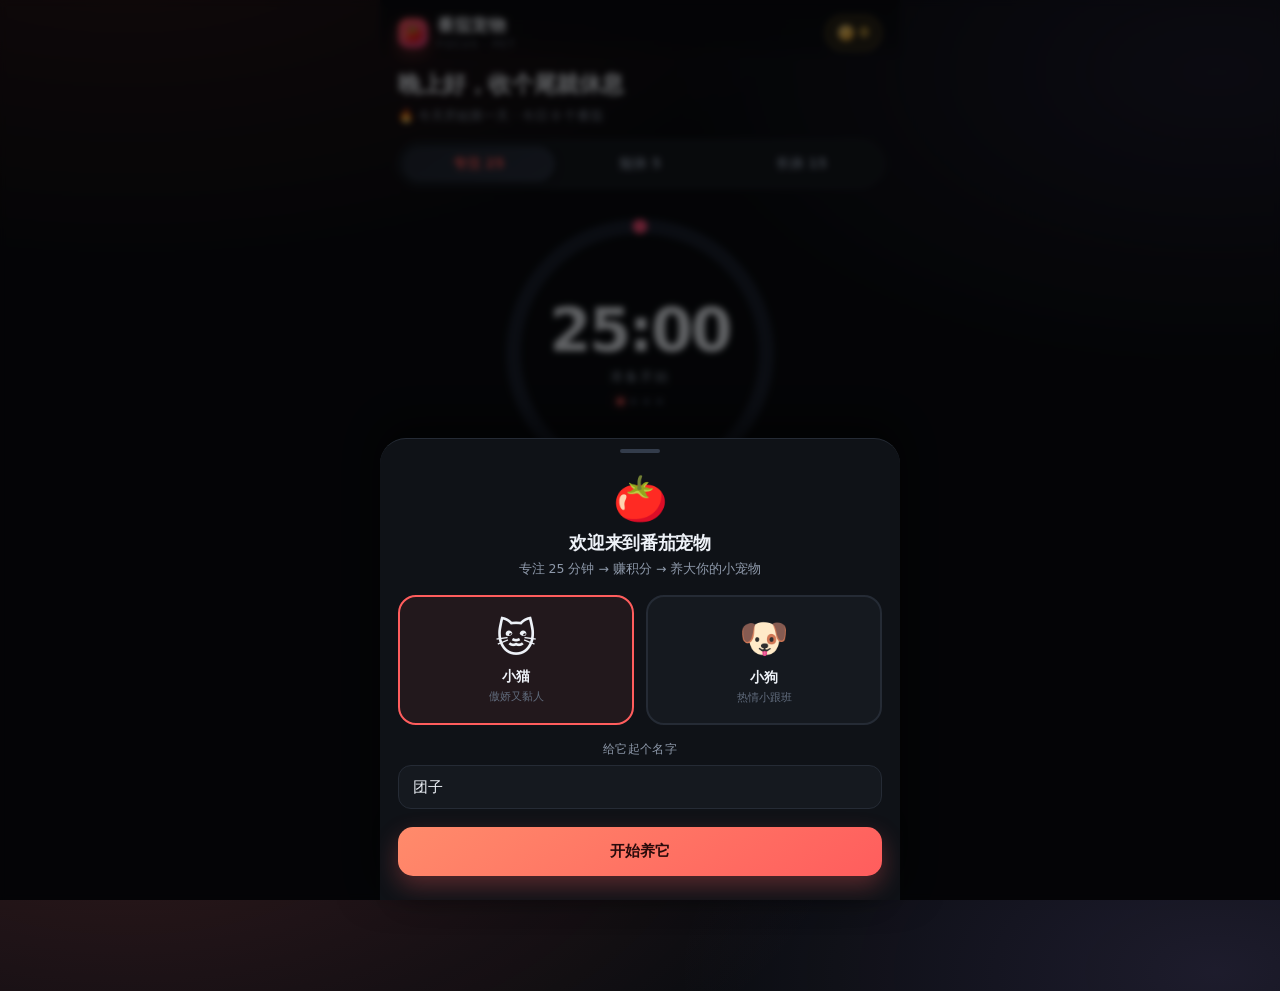
<file: index.html>
<!doctype html>
<html lang="zh-CN">
<head>
<meta charset="utf-8">
<meta name="viewport" content="width=device-width,initial-scale=1,maximum-scale=1,viewport-fit=cover">
<meta name="theme-color" content="#0a0c10">
<meta name="apple-mobile-web-app-capable" content="yes">
<meta name="apple-mobile-web-app-status-bar-style" content="black-translucent">
<meta name="apple-mobile-web-app-title" content="番茄宠物">
<meta name="description" content="番茄钟 + 积分 + 虚拟宠物养成的专注激励 App">
<title>番茄宠物 · FocusPet</title>
<link rel="manifest" href="manifest.webmanifest">
<link rel="apple-touch-icon" href="icons/icon-192.png">
<link rel="icon" href="icons/icon-192.png">
<link rel="stylesheet" href="styles.css">
</head>
<body>
<div id="app">

  <!-- ===== 顶栏 ===== -->
  <header class="topbar">
    <div class="brand">
      <span class="logo">🍅</span>
      <span>番茄宠物<small>FOCUS · PET</small></span>
    </div>
    <div class="pill" id="pointsPill"><span class="coin"></span><span id="pointsNum">0</span></div>
  </header>

  <main>
    <!-- ================= 专注 ================= -->
    <section class="view active" id="view-focus">
      <div class="hi">
        <h1 id="greet">专注一点，它就长大一点</h1>
        <p id="streakLine">🔥 连续 0 天 · 今日 0 个番茄</p>
      </div>

      <div class="chips" id="modeChips">
        <button class="chip on" data-mode="focus">专注 25</button>
        <button class="chip" data-mode="short">短休 5</button>
        <button class="chip" data-mode="long">长休 15</button>
      </div>

      <div class="dial-wrap">
        <svg class="dial" viewBox="0 0 220 220">
          <defs>
            <linearGradient id="gFocus" x1="0" y1="0" x2="1" y2="1">
              <stop offset="0%" stop-color="#ff8b6b"/><stop offset="100%" stop-color="#ff3d7f"/>
            </linearGradient>
            <linearGradient id="gBreak" x1="0" y1="0" x2="1" y2="1">
              <stop offset="0%" stop-color="#3ddc97"/><stop offset="100%" stop-color="#2bb7ff"/>
            </linearGradient>
          </defs>
          <circle class="track" cx="110" cy="110" r="96"/>
          <circle class="prog" id="dialProg" cx="110" cy="110" r="96"
                  stroke="url(#gFocus)" stroke-dasharray="603.2" stroke-dashoffset="0"/>
        </svg>
        <div class="dial-center">
          <div>
            <div class="time" id="timeText">25:00</div>
            <div class="state-txt" id="stateText">准备开始</div>
            <div class="round-dots" id="roundDots"></div>
          </div>
        </div>
      </div>

      <div class="controls">
        <button class="btn-ico" id="btnReset" title="重置">
          <svg viewBox="0 0 24 24" fill="none" stroke="currentColor" stroke-width="2" stroke-linecap="round">
            <path d="M3 12a9 9 0 1 0 3-6.7"/><path d="M3 4v5h5"/></svg>
        </button>
        <button class="btn-main" id="btnMain">开始专注</button>
        <button class="btn-ico" id="btnSkip" title="跳过">
          <svg viewBox="0 0 24 24" fill="none" stroke="currentColor" stroke-width="2" stroke-linecap="round" stroke-linejoin="round">
            <path d="M5 4l10 8-10 8z"/><path d="M19 5v14"/></svg>
        </button>
      </div>

      <div class="today-strip">
        <div class="item"><div class="n" id="todayPomo">0</div><div class="l">今日番茄</div></div>
        <div class="item"><div class="n" id="todayMin">0<small style="font-size:11px;color:#616c7d"> 分</small></div><div class="l">专注时长</div></div>
        <div class="item"><div class="n" id="todayPts">+0</div><div class="l">今日积分</div></div>
      </div>

      <h3 class="sec">当前任务 <a id="jumpTasks">全部任务 ›</a></h3>
      <button class="task-pick" id="taskPick">
        <span class="dot" id="pickDot"></span>
        <span class="grow">
          <span class="k">正在专注</span>
          <span class="v" id="pickTitle">未选择任务（自由专注）</span>
        </span>
        <span style="color:#616c7d">›</span>
      </button>

      <h3 class="sec">今日目标 <span class="tiny muted" id="goalTxt">0 / 8</span></h3>
      <div class="card">
        <div class="bar" style="height:9px"><i id="goalBar" style="width:0%;background:linear-gradient(90deg,#ff8b6b,#ff3d7f)"></i></div>
        <div class="between" style="margin-top:12px">
          <span class="tiny muted">达成目标额外奖励 +20 分</span>
          <button class="use-btn" id="btnGoal">调整目标</button>
        </div>
      </div>
    </section>

    <!-- ================= 任务 ================= -->
    <section class="view" id="view-tasks">
      <div class="hi">
        <h1>时间任务</h1>
        <p>给每件事设定时长，完成后拿积分奖励</p>
      </div>
      <div class="quick-add">
        <input id="quickInput" placeholder="要专注做什么？" maxlength="60">
        <button id="quickBtn">+</button>
      </div>
      <div class="filters" id="taskFilters">
        <button class="on" data-f="active">进行中</button>
        <button data-f="done">已完成</button>
        <button data-f="all">全部</button>
      </div>
      <div id="taskList"></div>
    </section>

    <!-- ================= 宠物 ================= -->
    <section class="view" id="view-pet">
      <div class="hi">
        <h1>我的小宠物</h1>
        <p>专注赚积分 → 买吃的穿的 → 它会越来越黏你</p>
      </div>

      <div class="pet-room" id="petRoom">
        <div class="pet-sky" id="petSky"></div>
        <div class="pet-head">
          <div>
            <div class="pet-name" id="petName">团子 <span class="lv" id="petLv">Lv.1</span></div>
            <div class="pet-stage" id="petStageTxt">幼崽期</div>
          </div>
          <div class="pet-stage-wrap">
            <div class="tiny muted">亲密度</div>
            <div class="pet-stage-bar"><i id="bondBar" style="width:0%"></i></div>
            <div class="tiny" style="color:#616c7d;margin-top:4px" id="bondTxt">0 / 100</div>
          </div>
        </div>

        <div class="stage" id="petStage">
          <div class="pet-shadow"></div>
          <div id="petBox"></div>
        </div>

        <div class="stats">
          <div class="stat">
            <div class="lab"><span>🍗 饱食度</span><b id="vHunger">0</b></div>
            <div class="bar"><i data-k="hunger" id="bHunger" style="width:0%"></i></div>
          </div>
          <div class="stat">
            <div class="lab"><span>💗 心情</span><b id="vMood">0</b></div>
            <div class="bar"><i data-k="mood" id="bMood" style="width:0%"></i></div>
          </div>
          <div class="stat">
            <div class="lab"><span>⚡ 精力</span><b id="vEnergy">0</b></div>
            <div class="bar"><i data-k="energy" id="bEnergy" style="width:0%"></i></div>
          </div>
          <div class="stat">
            <div class="lab"><span>🫧 清洁</span><b id="vClean">0</b></div>
            <div class="bar"><i data-k="clean" id="bClean" style="width:0%"></i></div>
          </div>
        </div>

        <div class="actions">
          <button data-act="feed"><span class="ic">🍖</span>喂食</button>
          <button data-act="play"><span class="ic">🎾</span>玩耍</button>
          <button data-act="pet"><span class="ic">🫶</span>抚摸</button>
          <button data-act="bath"><span class="ic">🛁</span>洗澡</button>
        </div>
      </div>

      <h3 class="sec">衣柜 · 穿戴中 <a id="jumpShop">去商店 ›</a></h3>
      <div class="card" id="wearing"></div>

      <h3 class="sec">它的小档案</h3>
      <div class="card">
        <div class="between" style="padding:4px 0"><span class="muted tiny">陪伴天数</span><b id="fDays">1 天</b></div>
        <div class="between" style="padding:4px 0"><span class="muted tiny">累计投喂</span><b id="fFed">0 次</b></div>
        <div class="between" style="padding:4px 0"><span class="muted tiny">一起专注</span><b id="fFocus">0 个番茄</b></div>
        <div class="between" style="padding:4px 0"><span class="muted tiny">它最喜欢</span><b id="fLike">—</b></div>
      </div>
    </section>

    <!-- ================= 商店 ================= -->
    <section class="view" id="view-shop">
      <div class="hi">
        <h1>宠物商店</h1>
        <p>用专注赚来的积分，换它开心的样子</p>
      </div>
      <div class="wallet">
        <div class="grow">
          <div class="lbl">我的积分</div>
          <div class="big" id="shopPoints">0</div>
        </div>
        <div style="text-align:right">
          <div class="lbl">今日已赚</div>
          <div style="font-weight:700;color:var(--mint)" id="shopTodayIncome">+0</div>
        </div>
      </div>
      <div class="shop-tabs" id="shopTabs">
        <button class="on" data-cat="food">🍖 食物</button>
        <button data-cat="toy">🎾 玩具</button>
        <button data-cat="wear">🎀 服饰</button>
        <button data-cat="bag">🎒 背包</button>
      </div>
      <div id="shopBody"></div>
    </section>

    <!-- ================= 我的 ================= -->
    <section class="view" id="view-me">
      <div class="hi">
        <h1>我的</h1>
        <p>数据都在本机，不上传任何服务器</p>
      </div>

      <div class="card">
        <div class="between">
          <div class="row">
            <div style="width:44px;height:44px;border-radius:14px;background:linear-gradient(145deg,#ff8b6b,#ff3d7f);display:grid;place-items:center;font-size:22px">🍅</div>
            <div>
              <div style="font-weight:700" id="meLvTxt">专注学徒 · Lv.1</div>
              <div class="tiny muted" id="meLvSub">累计专注 0 分钟</div>
            </div>
          </div>
          <div class="tiny" style="color:var(--gold);font-weight:700" id="meSignState">已签到</div>
        </div>
        <div class="lvl-wrap">
          <div class="between tiny muted"><span>距离下一级</span><span id="meLvNeed">还需 60 分钟</span></div>
          <div class="lvl-bar"><i id="meLvBar" style="width:0%"></i></div>
        </div>
        <button class="btn primary" id="btnSign" style="margin-top:16px;width:100%">每日签到 +10</button>
      </div>

      <h3 class="sec">数据总览</h3>
      <div class="stat-grid">
        <div class="stat-card acc"><div class="n" id="sTotalPomo">0</div><div class="l">累计番茄</div></div>
        <div class="stat-card"><div class="n" id="sTotalMin">0<small>分</small></div><div class="l">累计专注</div></div>
        <div class="stat-card"><div class="n" id="sStreak">0<small>天</small></div><div class="l">最长连续</div></div>
        <div class="stat-card"><div class="n" id="sTasks">0</div><div class="l">完成任务</div></div>
      </div>

      <h3 class="sec">最近记录</h3>
      <div class="card" id="logList"></div>

      <h3 class="sec">设置</h3>
      <div class="list">
        <button class="li" id="setDur"><span class="ic">⏱</span><span class="tx">时长设置<small id="durSub">专注 25 · 短休 5 · 长休 15</small></span><span class="ar">›</span></button>
        <div class="li"><span class="ic">🔔</span><span class="tx">声音提醒<small>结束时的提示音</small></span><div class="switch on" id="swSound"><i></i></div></div>
        <div class="li"><span class="ic">📳</span><span class="tx">震动反馈<small>手机支持时生效</small></span><div class="switch on" id="swVibrate"><i></i></div></div>
        <button class="li" id="setPet"><span class="ic">🐾</span><span class="tx">宠物设置<small id="petSub">团子 · 小猫</small></span><span class="ar">›</span></button>
        <button class="li" id="btnExport"><span class="ic">📤</span><span class="tx">导出备份<small>保存为 JSON 文件</small></span><span class="ar">›</span></button>
        <button class="li" id="btnImport"><span class="ic">📥</span><span class="tx">导入备份<small>从 JSON 恢复</small></span><span class="ar">›</span></button>
        <button class="li" id="btnReset"><span class="ic">♻️</span><span class="tx" style="color:#ff6b6b">清空所有数据<small>不可恢复</small></span><span class="ar">›</span></button>
      </div>
      <p class="tiny" style="text-align:center;color:#4d5665;margin:22px 0 8px">番茄宠物 v1.0 · 本地离线运行</p>
    </section>
  </main>

  <!-- ===== 底栏 ===== -->
  <nav class="tabbar" id="tabbar">
    <button class="tab on" data-v="focus">
      <svg viewBox="0 0 24 24" fill="none" stroke="currentColor" stroke-width="1.9" stroke-linecap="round">
        <circle cx="12" cy="13" r="8.5"/><path d="M12 9.5V13l2.5 1.6"/><path d="M9 2.5h6"/></svg>
      <span>专注</span>
    </button>
    <button class="tab" data-v="tasks">
      <svg viewBox="0 0 24 24" fill="none" stroke="currentColor" stroke-width="1.9" stroke-linecap="round" stroke-linejoin="round">
        <path d="M4 6h11M4 12h11M4 18h7"/><path d="M17.5 15.5l1.8 1.8 3-3.3"/></svg>
      <span>任务</span>
    </button>
    <button class="tab" data-v="pet">
      <svg viewBox="0 0 24 24" fill="none" stroke="currentColor" stroke-width="1.9" stroke-linecap="round" stroke-linejoin="round">
        <path d="M4.5 10.5c0-2 1.2-5 3-5s2.5 2.2 2.5 4"/><path d="M19.5 10.5c0-2-1.2-5-3-5s-2.5 2.2-2.5 4"/>
        <path d="M12 9c3.3 0 6 2.7 6 6 0 2.4-1.6 4-4 4-1 0-1.4-.3-2-.3s-1 .3-2 .3c-2.4 0-4-1.6-4-4 0-3.3 2.7-6 6-6z"/></svg>
      <span>宠物</span>
    </button>
    <button class="tab" data-v="shop">
      <svg viewBox="0 0 24 24" fill="none" stroke="currentColor" stroke-width="1.9" stroke-linecap="round" stroke-linejoin="round">
        <path d="M4 8h16l-1.4 11.2a2 2 0 0 1-2 1.8H7.4a2 2 0 0 1-2-1.8z"/><path d="M9 8V6a3 3 0 0 1 6 0v2"/></svg>
      <span>商店</span>
    </button>
    <button class="tab" data-v="me">
      <svg viewBox="0 0 24 24" fill="none" stroke="currentColor" stroke-width="1.9" stroke-linecap="round">
        <circle cx="12" cy="8" r="3.6"/><path d="M4.5 20c.6-3.6 3.7-5.6 7.5-5.6s6.9 2 7.5 5.6"/></svg>
      <span>我的</span>
    </button>
  </nav>
</div>

<!-- 弹层 -->
<div class="mask" id="mask">
  <div class="sheet" id="sheet">
    <div class="grab"></div>
    <div id="sheetBody"></div>
  </div>
</div>

<div id="toast"></div>
<input type="file" id="fileIn" accept="application/json,.json" style="display:none">

<script src="pet.js"></script>
<script src="app.js"></script>
</body>
</html>
</file>
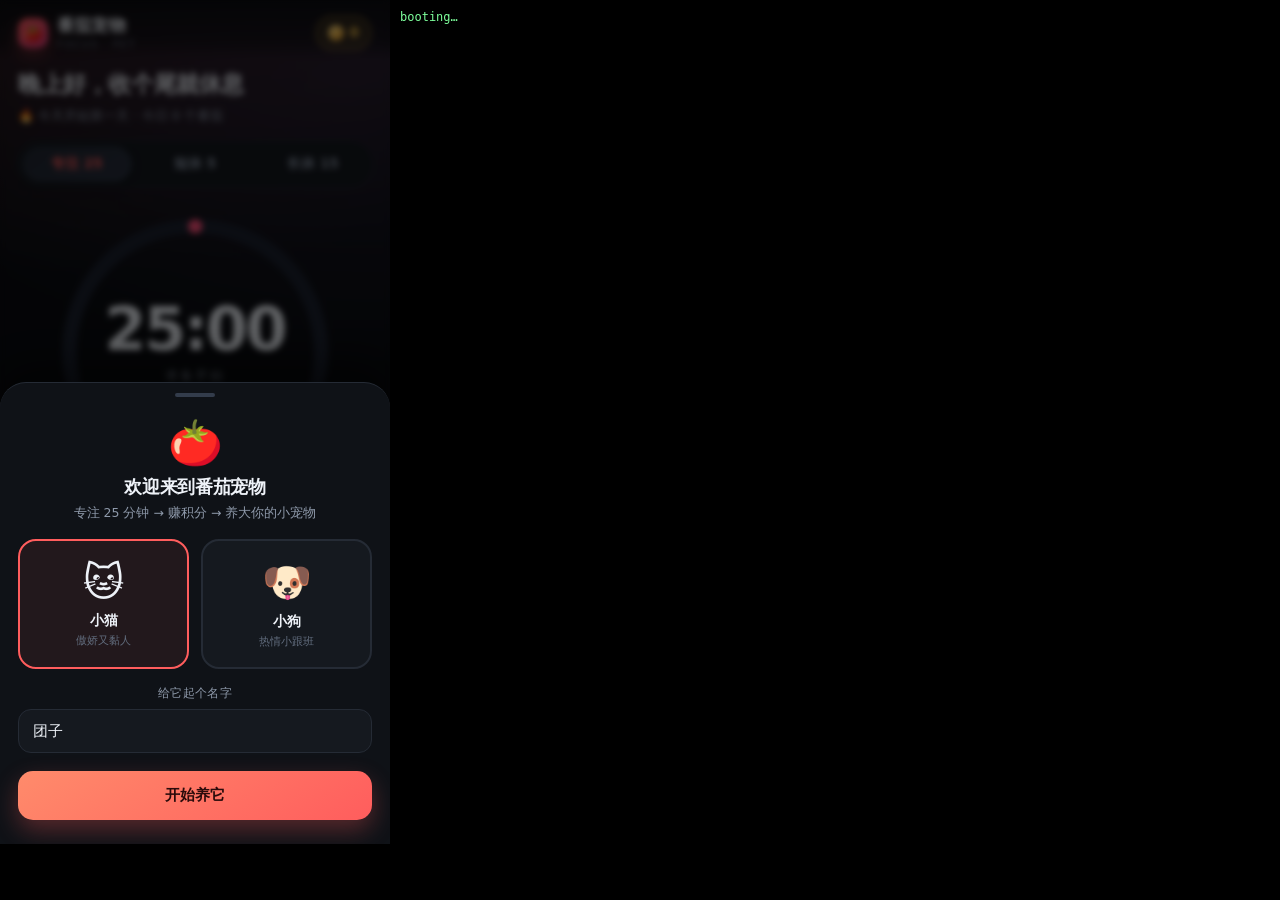
<file: tools/_probe.html>
<!DOCTYPE html>
<html><head><meta charset="utf-8"><title>PROBE</title>
<style>
  html,body{margin:0;background:#000;font:12px/1.5 ui-monospace,Consolas,monospace;color:#7dff9b}
  #f{width:390px;height:844px;border:0;display:block;background:#000}
  #info{position:fixed;left:400px;top:8px;width:380px;white-space:pre-wrap}
</style>
</head><body>
<iframe id="f" src="../index.html"></iframe>
<div id="info">booting…</div>
<script>
const q = new URLSearchParams(location.search);
const act = q.get('act') || 'none';
const f = document.getElementById('f');
const info = document.getElementById('info');

function overflowReport(d, vw) {
  const out = [];
  d.querySelectorAll('*').forEach(el => {
    const r = el.getBoundingClientRect();
    if (r.width > 0 && (r.right > vw + 0.5 || r.left < -0.5)) {
      const cls = (typeof el.className === 'string' ? el.className : '').split(' ').filter(Boolean).slice(0, 2).join('.');
      out.push(el.tagName.toLowerCase() + (cls ? '.' + cls : '') + ' [' + Math.round(r.left) + '→' + Math.round(r.right) + ' w' + Math.round(r.width) + ']');
    }
  });
  return out;
}

f.addEventListener('load', () => setTimeout(() => {
  const d = f.contentDocument, w = f.contentWindow;
  try {
    if (q.get('anim') === '0') {
      const st = d.createElement('style');
      st.textContent = '*{animation:none!important;transition:none!important}';
      d.head.appendChild(st);
    }
    if (act === 'reset') { w.localStorage.clear(); w.location.reload(); return; }
    if (act === 'done' || act === 'focus') {
      const b = d.querySelector('#obDone');
      if (b) b.click();
    }
    if (act === 'focus') {
      setTimeout(() => {
        const t = d.querySelector('.tab[data-v="focus"]');
        if (t) t.click();
      }, 400);
    }
    const tab = q.get('tab');
    if (tab) {
      setTimeout(() => {
        const t = d.querySelector('.tab[data-v="' + tab + '"]');
        if (t) t.click();
      }, 300);
    }
    const act2 = q.get('do');
    if (act2) {
      setTimeout(() => {
        const el = d.querySelector(act2);
        if (el) el.click();
      }, 600);
    }
  } catch (e) {
    info.textContent = 'act ERR ' + e.message;
  }
  setTimeout(() => {
    const vw = w.innerWidth;
    const rows = overflowReport(d, vw);
    const st = w.__dbg ? w.__dbg() : '';
    info.textContent =
      'act=' + act +
      '\niframe vw=' + vw + ' scrollW=' + d.documentElement.scrollWidth +
      '\noverflow=' + rows.length + (rows.length ? '\n  ' + rows.slice(0, 10).join('\n  ') : '') +
      (st ? '\n' + st : '') +
      '\nview: ' + ([...d.querySelectorAll('.view')].find(v => v.offsetParent !== null) || {}).id;
  }, 1400);
}, 700));
</script>
</body></html>
</file>
<file: styles.css>
/* ============ 番茄宠物 FocusPet — 设计系统 ============ */
:root{
  --bg:#0a0c10;
  --bg2:#0f1217;
  --card:#15191f;
  --card2:#1b2028;
  --card3:#222833;
  --line:#252b35;
  --text:#eef2f8;
  --dim:#8e99aa;
  --dim2:#616c7d;
  --tomato:#ff5d5d;
  --tomato2:#ff8b6b;
  --mint:#3ddc97;
  --gold:#ffc84a;
  --violet:#a78bfa;
  --blue:#5ab6ff;
  --pink:#ff8fb1;
  --r-lg:22px;
  --r-md:16px;
  --r-sm:12px;
  --shadow:0 10px 30px rgba(0,0,0,.45);
  --safe-b:env(safe-area-inset-bottom,0px);
  --safe-t:env(safe-area-inset-top,0px);
}
*{box-sizing:border-box;-webkit-tap-highlight-color:transparent}
html,body{margin:0;padding:0;height:100%}
body{
  -webkit-user-select:none;user-select:none;-webkit-touch-callout:none;
  background:
    radial-gradient(1200px 600px at 10% -10%, rgba(255,93,93,.14), transparent 60%),
    radial-gradient(900px 500px at 95% 8%, rgba(167,139,250,.12), transparent 60%),
    var(--bg);
  color:var(--text);
  font-family:-apple-system,BlinkMacSystemFont,"SF Pro SC","PingFang SC","HarmonyOS Sans SC","Noto Sans SC","Microsoft Yahei",system-ui,sans-serif;
  font-size:15px;line-height:1.45;
  overscroll-behavior-y:none;
  -webkit-font-smoothing:antialiased;
}
button,input,select,textarea{font-family:inherit;font-size:inherit;color:inherit}
button{border:0;background:none;cursor:pointer;padding:0}
::selection{background:rgba(255,93,93,.35)}

#app{
  max-width:520px;margin:0 auto;min-height:100%;
  display:flex;flex-direction:column;
  padding-top:var(--safe-t);
  position:relative;
}

/* ---------- 顶栏 ---------- */
.topbar{
  display:flex;align-items:center;justify-content:space-between;
  padding:14px 18px 6px;gap:10px;position:sticky;top:0;z-index:20;
  backdrop-filter:blur(14px);
  background:linear-gradient(180deg,rgba(10,12,16,.92),rgba(10,12,16,.55) 70%,transparent);
}
.brand{display:flex;align-items:center;gap:9px;font-weight:700;font-size:16.5px;letter-spacing:.2px}
.brand .logo{
  width:30px;height:30px;border-radius:10px;display:grid;place-items:center;
  background:linear-gradient(145deg,var(--tomato),#e03b7a);
  box-shadow:0 6px 16px rgba(255,93,93,.35);font-size:16px;
}
.brand small{display:block;font-size:10px;color:var(--dim2);font-weight:500;letter-spacing:1.5px}
.pill{
  display:inline-flex;align-items:center;gap:6px;
  padding:7px 12px;border-radius:999px;
  background:rgba(255,200,74,.12);border:1px solid rgba(255,200,74,.28);
  color:var(--gold);font-weight:700;font-size:13.5px;font-variant-numeric:tabular-nums;
}
.pill .coin{width:16px;height:16px;border-radius:50%;background:linear-gradient(145deg,#ffe08a,#f5a623);
  box-shadow:inset 0 -1px 2px rgba(0,0,0,.3);display:inline-block}

/* ---------- 主区 ---------- */
main{flex:1;padding:4px 16px calc(96px + var(--safe-b));}
.view{display:none;animation:fade .28s ease}
.view.active{display:block}
@keyframes fade{from{opacity:0;transform:translateY(8px)}to{opacity:1;transform:none}}

.card{
  background:linear-gradient(180deg,rgba(255,255,255,.035),rgba(255,255,255,0)) ,var(--card);
  border:1px solid var(--line);border-radius:var(--r-lg);padding:16px;
  box-shadow:0 8px 24px rgba(0,0,0,.28);
}
.card + .card{margin-top:12px}
.row{display:flex;align-items:center;gap:10px}
.between{display:flex;align-items:center;justify-content:space-between;gap:10px}
.grow{flex:1;min-width:0}
.muted{color:var(--dim)}
.tiny{font-size:12px}
.mono{font-variant-numeric:tabular-nums}
h3.sec{font-size:14px;margin:20px 4px 10px;color:var(--dim);font-weight:600;letter-spacing:.4px;
  display:flex;align-items:center;justify-content:space-between}
h3.sec a{color:var(--tomato);font-size:12.5px;font-weight:600;text-decoration:none}

/* ---------- 标题区 ---------- */
.hi{padding:6px 2px 14px}
.hi h1{margin:0;font-size:23px;letter-spacing:-.4px}
.hi p{margin:5px 0 0;color:var(--dim);font-size:13px}

/* ---------- 番茄钟 ---------- */
.chips{display:flex;gap:8px;background:var(--card);padding:5px;border-radius:999px;border:1px solid var(--line)}
.chip{
  flex:1;text-align:center;padding:9px 6px;border-radius:999px;font-size:13.5px;font-weight:600;
  color:var(--dim);transition:.2s;
}
.chip.on{background:linear-gradient(145deg,var(--card3),#2a3140);color:#fff;box-shadow:0 2px 10px rgba(0,0,0,.35)}
.chip.on[data-mode="focus"]{color:var(--tomato)}
.chip.on[data-mode="short"]{color:var(--mint)}
.chip.on[data-mode="long"]{color:var(--violet)}

.dial-wrap{position:relative;display:grid;place-items:center;margin:20px 0 8px}
.dial{width:min(74vw,290px);height:min(74vw,290px);transform:rotate(-90deg)}
.dial .track{fill:none;stroke:#1c2230;stroke-width:11}
.dial .prog{fill:none;stroke:url(#gFocus);stroke-width:11;stroke-linecap:round;
  transition:stroke-dashoffset .35s linear, stroke .3s}
.dial-center{position:absolute;inset:0;display:grid;place-items:center;text-align:center;pointer-events:none}
.time{font-size:min(17vw,60px);font-weight:700;letter-spacing:-2px;font-variant-numeric:tabular-nums;line-height:1}
.time small{font-size:.45em;letter-spacing:0;font-weight:600;color:var(--dim);margin-left:2px}
.state-txt{margin-top:8px;font-size:12.5px;color:var(--dim);letter-spacing:2px;text-transform:uppercase}
.round-dots{display:flex;gap:6px;justify-content:center;margin-top:12px}
.round-dots i{width:7px;height:7px;border-radius:50%;background:#2c3442;transition:.3s}
.round-dots i.on{background:var(--tomato);box-shadow:0 0 10px rgba(255,93,93,.7)}

.controls{display:flex;align-items:center;justify-content:center;gap:14px;margin:18px 0 6px}
.btn-main{
  min-width:150px;padding:16px 26px;border-radius:999px;font-weight:700;font-size:16px;
  background:linear-gradient(145deg,var(--tomato2),var(--tomato));
  color:#2a0b0b;box-shadow:0 12px 28px rgba(255,93,93,.35);
  transition:transform .12s ease, box-shadow .2s;
}
.btn-main:active{transform:scale(.96)}
.btn-main.ghost{background:var(--card2);color:var(--text);box-shadow:none;border:1px solid var(--line)}
.btn-ico{
  width:50px;height:50px;border-radius:50%;background:var(--card2);border:1px solid var(--line);
  display:grid;place-items:center;color:var(--dim);transition:.2s;
}
.btn-ico:active{transform:scale(.94);color:var(--text)}
.btn-ico svg{width:21px;height:21px}

.task-pick{
  display:flex;align-items:center;gap:10px;padding:13px 14px;border-radius:var(--r-md);
  background:var(--card);border:1px solid var(--line);width:100%;text-align:left;
}
.task-pick .k{font-size:11px;color:var(--dim2);letter-spacing:1px}
.task-pick .v{font-size:14px;font-weight:600;margin-top:2px;white-space:nowrap;overflow:hidden;text-overflow:ellipsis}
.task-pick .dot{width:8px;height:8px;border-radius:50%;background:var(--mint);flex:0 0 auto}

.today-strip{display:flex;gap:10px;margin-top:12px}
.today-strip .item{flex:1;background:var(--card);border:1px solid var(--line);border-radius:var(--r-md);padding:11px 12px}
.today-strip .n{font-size:19px;font-weight:700;letter-spacing:-.5px}
.today-strip .l{font-size:11px;color:var(--dim2);margin-top:1px}

/* ---------- 任务 ---------- */
.quick-add{display:flex;gap:9px;margin-bottom:14px}
.quick-add input{
  flex:1;padding:14px 16px;border-radius:var(--r-md);background:var(--card);border:1px solid var(--line);
  outline:none;font-size:14.5px;
}
.quick-add input:focus{border-color:rgba(255,93,93,.55);box-shadow:0 0 0 3px rgba(255,93,93,.1)}
.quick-add button{
  width:52px;border-radius:var(--r-md);background:linear-gradient(145deg,var(--tomato2),var(--tomato));
  color:#2a0b0b;font-weight:700;font-size:22px;box-shadow:0 8px 20px rgba(255,93,93,.28);
}
.filters{display:flex;gap:8px;margin:4px 0 12px}
.filters button{
  padding:7px 14px;border-radius:999px;font-size:13px;color:var(--dim);
  background:var(--card);border:1px solid var(--line);
}
.filters button.on{color:#fff;background:#252c38;border-color:#333c4b}

.task{
  display:flex;gap:12px;align-items:flex-start;padding:14px;border-radius:var(--r-md);
  background:var(--card);border:1px solid var(--line);margin-bottom:9px;transition:.2s;
}
.task.done{opacity:.5}
.task .check{
  width:23px;height:23px;border-radius:8px;border:2px solid #38414f;flex:0 0 auto;margin-top:1px;
  display:grid;place-items:center;transition:.2s;
}
.task.done .check{background:var(--mint);border-color:var(--mint)}
.task .check svg{width:13px;height:13px;color:#06281b;opacity:0}
.task.done .check svg{opacity:1}
.task .t{font-weight:600;font-size:14.5px;line-height:1.35;word-break:break-word}
.task.done .t{text-decoration:line-through}
.task .meta{display:flex;gap:8px;align-items:center;margin-top:6px;flex-wrap:wrap}
.tag{font-size:11px;padding:2px 8px;border-radius:6px;background:rgba(90,182,255,.13);color:var(--blue)}
.pomo-badge{font-size:11px;color:var(--dim);display:flex;align-items:center;gap:3px}
.task .play{
  width:34px;height:34px;border-radius:50%;background:var(--card2);border:1px solid var(--line);
  display:grid;place-items:center;color:var(--tomato);flex:0 0 auto;
}
.task .play svg{width:15px;height:15px}
.empty{text-align:center;padding:44px 16px;color:var(--dim2);font-size:13.5px}
.empty .em{font-size:36px;display:block;margin-bottom:10px;opacity:.6}

/* ---------- 宠物 ---------- */
.pet-room{
  position:relative;border-radius:26px;overflow:hidden;
  background:linear-gradient(180deg,#1a2236 0%,#171c28 55%,#141922 100%);
  border:1px solid var(--line);padding:14px;
  min-height:340px;display:flex;flex-direction:column;
}
.pet-room::after{
  content:"";position:absolute;left:0;right:0;bottom:0;height:38%;
  background:linear-gradient(180deg,rgba(120,160,255,.05),rgba(90,140,255,.10));
  border-top:1px solid rgba(255,255,255,.05);
}
.pet-sky{position:absolute;inset:0;overflow:hidden;pointer-events:none}
.star{position:absolute;background:#fff;border-radius:50%;opacity:.5;animation:tw 3s infinite alternate}
@keyframes tw{from{opacity:.15;transform:scale(.8)}to{opacity:.85;transform:scale(1.1)}}
.pet-head{position:relative;z-index:2;display:flex;justify-content:space-between;align-items:flex-start}
.pet-name{font-size:16px;font-weight:700;display:flex;align-items:center;gap:7px}
.pet-name .lv{font-size:10.5px;padding:2px 7px;border-radius:6px;background:rgba(167,139,250,.18);color:var(--violet);font-weight:700}
.pet-stage{font-size:11.5px;color:var(--dim2);margin-top:2px}
.pet-stage-bar{width:70px;height:5px;border-radius:99px;background:#222a38;margin-top:6px;overflow:hidden}
.pet-stage-bar i{display:block;height:100%;background:linear-gradient(90deg,var(--violet),var(--pink));border-radius:99px}
.pet-stage-wrap{text-align:right}

.stage{position:relative;z-index:2;flex:1;display:grid;place-items:center;padding:6px 0 2px;cursor:pointer;min-height:210px}
#petSvg{width:min(58vw,220px);height:auto;filter:drop-shadow(0 18px 22px rgba(0,0,0,.45))}
.pet-shadow{position:absolute;bottom:22px;width:56%;height:16px;border-radius:50%;
  background:radial-gradient(closest-side,rgba(0,0,0,.42),transparent 80%)}

.pet-float{position:absolute;pointer-events:none;font-size:20px;animation:floatUp 1.5s ease-out forwards;z-index:5}
@keyframes floatUp{0%{opacity:0;transform:translateY(0) scale(.7)}25%{opacity:1}100%{opacity:0;transform:translateY(-58px) scale(1.15)}}

.stats{display:grid;grid-template-columns:1fr 1fr;gap:8px 14px;margin-top:12px;position:relative;z-index:2}
.stat .lab{display:flex;justify-content:space-between;font-size:11.5px;color:var(--dim);margin-bottom:5px}
.stat .lab b{font-weight:600;color:#cfd7e4;font-variant-numeric:tabular-nums}
.bar{height:6px;border-radius:99px;background:#202836;overflow:hidden}
.bar i{display:block;height:100%;border-radius:99px;transition:width .5s ease}
.bar i[data-k="hunger"]{background:linear-gradient(90deg,#ffb347,#ff8b3d)}
.bar i[data-k="mood"]{background:linear-gradient(90deg,#ff8fb1,#ff5d95)}
.bar i[data-k="energy"]{background:linear-gradient(90deg,#5ab6ff,#3d7dff)}
.bar i[data-k="clean"]{background:linear-gradient(90deg,#3ddc97,#23b87a)}

.actions{display:flex;gap:8px;margin-top:14px;position:relative;z-index:2}
.actions button{
  flex:1;padding:11px 4px;border-radius:14px;background:rgba(255,255,255,.05);
  border:1px solid rgba(255,255,255,.08);display:flex;flex-direction:column;align-items:center;gap:4px;
  font-size:11px;color:#c9d3e1;transition:.15s;
}
.actions button:active{transform:scale(.95);background:rgba(255,255,255,.1)}
.actions .ic{font-size:17px;line-height:1}

/* 心情气泡 */
.bubble{
  position:absolute;top:52px;right:16px;z-index:4;max-width:170px;
  background:rgba(255,255,255,.94);color:#20242b;padding:9px 12px;border-radius:14px 14px 14px 4px;
  font-size:12.5px;font-weight:600;line-height:1.35;box-shadow:0 8px 20px rgba(0,0,0,.3);
  animation:pop .3s ease;
}
@keyframes pop{from{opacity:0;transform:scale(.85) translateY(4px)}to{opacity:1;transform:none}}
.bubble::after{content:"";position:absolute;left:-6px;bottom:0;width:0;height:0;
  border:7px solid transparent;border-right-color:rgba(255,255,255,.94)}

/* ---------- 商店 ---------- */
.wallet{
  display:flex;align-items:center;gap:14px;padding:16px 18px;border-radius:var(--r-lg);
  background:linear-gradient(120deg,rgba(255,200,74,.16),rgba(255,93,93,.10) 60%,transparent);
  border:1px solid rgba(255,200,74,.22);
}
.wallet .big{font-size:27px;font-weight:800;letter-spacing:-1px;color:var(--gold);font-variant-numeric:tabular-nums}
.wallet .lbl{font-size:11.5px;color:var(--dim);letter-spacing:1px}
.shop-tabs{display:flex;gap:7px;overflow-x:auto;margin:14px 0 12px;padding-bottom:2px;scrollbar-width:none}
.shop-tabs::-webkit-scrollbar{display:none}
.shop-tabs button{
  white-space:nowrap;padding:8px 15px;border-radius:999px;font-size:13px;color:var(--dim);
  background:var(--card);border:1px solid var(--line);
}
.shop-tabs button.on{background:#252c38;color:#fff;border-color:#333c4b}
.grid{display:grid;grid-template-columns:1fr 1fr;gap:10px}
.item{
  background:var(--card);border:1px solid var(--line);border-radius:18px;padding:12px;
  display:flex;flex-direction:column;gap:8px;position:relative;overflow:hidden;
}
.item .emoji{font-size:31px;line-height:1;filter:drop-shadow(0 4px 8px rgba(0,0,0,.35))}
.item .nm{font-size:13.5px;font-weight:600;line-height:1.25}
.item .ds{font-size:11px;color:var(--dim2);line-height:1.3;min-height:28px}
.item .buy{
  display:flex;align-items:center;justify-content:center;gap:5px;
  padding:9px;border-radius:11px;font-size:12.5px;font-weight:700;
  background:rgba(255,200,74,.13);color:var(--gold);border:1px solid rgba(255,200,74,.25);
}
.item .buy:active{transform:scale(.97)}
.item .buy.own{background:rgba(61,220,151,.13);color:var(--mint);border-color:rgba(61,220,151,.25)}
.item .badge{position:absolute;top:9px;right:9px;font-size:10px;padding:2px 6px;border-radius:5px;
  background:rgba(167,139,250,.2);color:var(--violet);font-weight:700}
.item.eq{border-color:rgba(61,220,151,.45);box-shadow:0 0 0 1px rgba(61,220,151,.2) inset}

/* ---------- 我的 ---------- */
.stat-grid{display:grid;grid-template-columns:1fr 1fr;gap:10px}
.stat-card{background:var(--card);border:1px solid var(--line);border-radius:var(--r-md);padding:14px}
.stat-card .n{font-size:22px;font-weight:800;letter-spacing:-.8px;font-variant-numeric:tabular-nums}
.stat-card .n small{font-size:12px;font-weight:600;color:var(--dim);margin-left:2px;letter-spacing:0}
.stat-card .l{font-size:11.5px;color:var(--dim2);margin-top:2px}
.stat-card.acc .n{color:var(--tomato)}
.lvl-wrap{margin-top:14px}
.lvl-bar{height:9px;border-radius:99px;background:#202836;overflow:hidden;margin-top:8px}
.lvl-bar i{display:block;height:100%;border-radius:99px;background:linear-gradient(90deg,var(--violet),var(--pink));transition:width .6s}

.list{margin-top:10px;border-radius:var(--r-md);overflow:hidden;border:1px solid var(--line);background:var(--card)}
.li{display:flex;align-items:center;gap:12px;padding:14px 15px;border-bottom:1px solid var(--line);width:100%;text-align:left}
.li:last-child{border-bottom:0}
.li .ic{width:30px;height:30px;border-radius:9px;background:#1e2431;display:grid;place-items:center;font-size:15px;flex:0 0 auto}
.li .tx{flex:1;font-size:14px}
.li .tx small{display:block;color:var(--dim2);font-size:11.5px;margin-top:1px}
.li .ar{color:var(--dim2);font-size:16px}
.li:active{background:var(--card2)}
.switch{width:44px;height:26px;border-radius:99px;background:#2a323f;position:relative;transition:.22s;flex:0 0 auto}
.switch i{position:absolute;top:3px;left:3px;width:20px;height:20px;border-radius:50%;background:#8e99aa;transition:.22s}
.switch.on{background:rgba(61,220,151,.28)}
.switch.on i{left:21px;background:var(--mint)}

/* ---------- 底栏 ---------- */
.tabbar{
  position:fixed;left:0;right:0;bottom:0;z-index:30;
  max-width:520px;margin:0 auto;
  display:flex;justify-content:space-around;align-items:flex-end;
  padding:8px 10px calc(8px + var(--safe-b));
  background:linear-gradient(180deg,rgba(12,15,20,.4),rgba(12,15,20,.96) 45%);
  backdrop-filter:blur(18px);border-top:1px solid rgba(255,255,255,.06);
}
.tab{
  flex:1;display:flex;flex-direction:column;align-items:center;gap:3px;
  color:var(--dim2);font-size:10.5px;padding:5px 0;transition:.2s;position:relative;
}
.tab svg{width:23px;height:23px;transition:.2s}
.tab.on{color:var(--tomato)}
.tab.on svg{transform:translateY(-1px)}
.tab .dotbad{position:absolute;top:2px;right:calc(50% - 16px);width:7px;height:7px;border-radius:50%;background:var(--tomato)}

/* ---------- 弹层 ---------- */
.mask{
  position:fixed;inset:0;background:rgba(0,0,0,.6);backdrop-filter:blur(3px);z-index:60;
  display:none;align-items:flex-end;justify-content:center;
}
.mask.on{display:flex;animation:fade .2s}
.sheet{
  width:100%;max-width:520px;background:var(--bg2);
  border-radius:26px 26px 0 0;border-top:1px solid var(--line);
  padding:10px 18px calc(24px + var(--safe-b));
  max-height:88vh;overflow-y:auto;animation:up .3s cubic-bezier(.2,.9,.3,1);
  box-shadow:0 -14px 40px rgba(0,0,0,.5);
}
@keyframes up{from{transform:translateY(28px);opacity:.6}to{transform:none;opacity:1}}
.sheet .grab{width:40px;height:4px;border-radius:99px;background:#333c4b;margin:0 auto 14px}
.sheet h2{margin:0 0 4px;font-size:18px;letter-spacing:-.3px}
.sheet .sub{color:var(--dim);font-size:12.5px;margin-bottom:16px}
.field{margin-bottom:14px}
.field label{display:block;font-size:12px;color:var(--dim);margin-bottom:7px;letter-spacing:.4px}
.field input,.field select,.field textarea{
  width:100%;padding:13px 14px;border-radius:13px;background:var(--card);border:1px solid var(--line);
  outline:none;font-size:14.5px;
}
.field input:focus,.field select:focus{border-color:rgba(255,93,93,.5)}
.field input[type=range]{padding:0;height:34px;background:none;border:0}
.row-inputs{display:flex;gap:10px}
.row-inputs > *{flex:1}
.seg{display:flex;gap:7px;flex-wrap:wrap}
.seg button{
  flex:1;min-width:60px;padding:11px 6px;border-radius:12px;background:var(--card);
  border:1px solid var(--line);font-size:13.5px;color:var(--dim);
}
.seg button.on{background:rgba(255,93,93,.14);border-color:rgba(255,93,93,.45);color:var(--tomato);font-weight:700}
.btn-row{display:flex;gap:10px;margin-top:18px}
.btn{
  flex:1;padding:15px;border-radius:15px;font-weight:700;font-size:15px;
  background:var(--card2);border:1px solid var(--line);
}
.btn.primary{background:linear-gradient(145deg,var(--tomato2),var(--tomato));color:#2a0b0b;border:0;
  box-shadow:0 10px 24px rgba(255,93,93,.3)}
.btn.danger{color:#ff6b6b;background:rgba(255,93,93,.1);border-color:rgba(255,93,93,.25)}
.btn.ghost{background:#1a202a;color:var(--dim);border:1px solid var(--line)}
/* 备份文本框 */
.backup-box{
  width:100%;height:190px;resize:none;box-sizing:border-box;display:block;
  background:#0c1015;border:1px solid #232b37;border-radius:14px;padding:12px;
  color:#93a3b8;font:11.5px/1.65 ui-monospace,Consolas,monospace;
  -webkit-user-select:text;user-select:text;white-space:pre;overflow:auto;
}
.backup-box:focus{outline:none;border-color:rgba(255,93,93,.45)}

/* 背包列表 */
.inv-item{display:flex;align-items:center;gap:12px;padding:11px 4px;border-bottom:1px solid var(--line)}
.inv-item:last-child{border-bottom:0}
.inv-item .em{font-size:24px;width:34px;text-align:center}
.inv-item .nm{font-size:13.5px;font-weight:600}
.inv-item .ct{font-size:11.5px;color:var(--dim2)}
.use-btn{padding:8px 14px;border-radius:10px;font-size:12.5px;font-weight:700;
  background:rgba(61,220,151,.14);color:var(--mint);border:1px solid rgba(61,220,151,.28)}

/* toast */
#toast{
  position:fixed;left:50%;bottom:calc(100px + var(--safe-b));transform:translate(-50%,20px);
  background:rgba(30,36,46,.96);color:#fff;padding:11px 18px;border-radius:99px;font-size:13.5px;
  border:1px solid rgba(255,255,255,.1);box-shadow:var(--shadow);z-index:90;
  opacity:0;pointer-events:none;transition:.26s;max-width:86vw;text-align:center;
}
#toast.on{opacity:1;transform:translate(-50%,0)}

/* 结算大弹窗 */
.reward{text-align:center;padding:8px 0 4px}
.reward .em{font-size:52px;line-height:1;animation:bounceIn .5s}
@keyframes bounceIn{0%{transform:scale(.4);opacity:0}60%{transform:scale(1.12)}100%{transform:scale(1);opacity:1}}
.reward h2{margin:12px 0 6px;font-size:21px}
.reward .plus{font-size:31px;font-weight:800;color:var(--gold);letter-spacing:-1px;margin:6px 0}
.reward .detail{color:var(--dim);font-size:12.5px;line-height:1.7}

/* 引导 */
.onboard{text-align:center}
.pet-choice{display:flex;gap:12px;margin:16px 0}
.pet-choice button{
  flex:1;padding:18px 10px;border-radius:18px;background:var(--card);border:2px solid var(--line);
  transition:.2s;
}
.pet-choice button.on{border-color:var(--tomato);background:rgba(255,93,93,.08)}
.pet-choice .em{font-size:40px;display:block;margin-bottom:6px}
.pet-choice .nm{font-size:14px;font-weight:600}
.pet-choice .ds{font-size:11px;color:var(--dim2);margin-top:3px}

@media (prefers-reduced-motion:reduce){*{animation-duration:.001s!important;transition-duration:.001s!important}}
</file>
